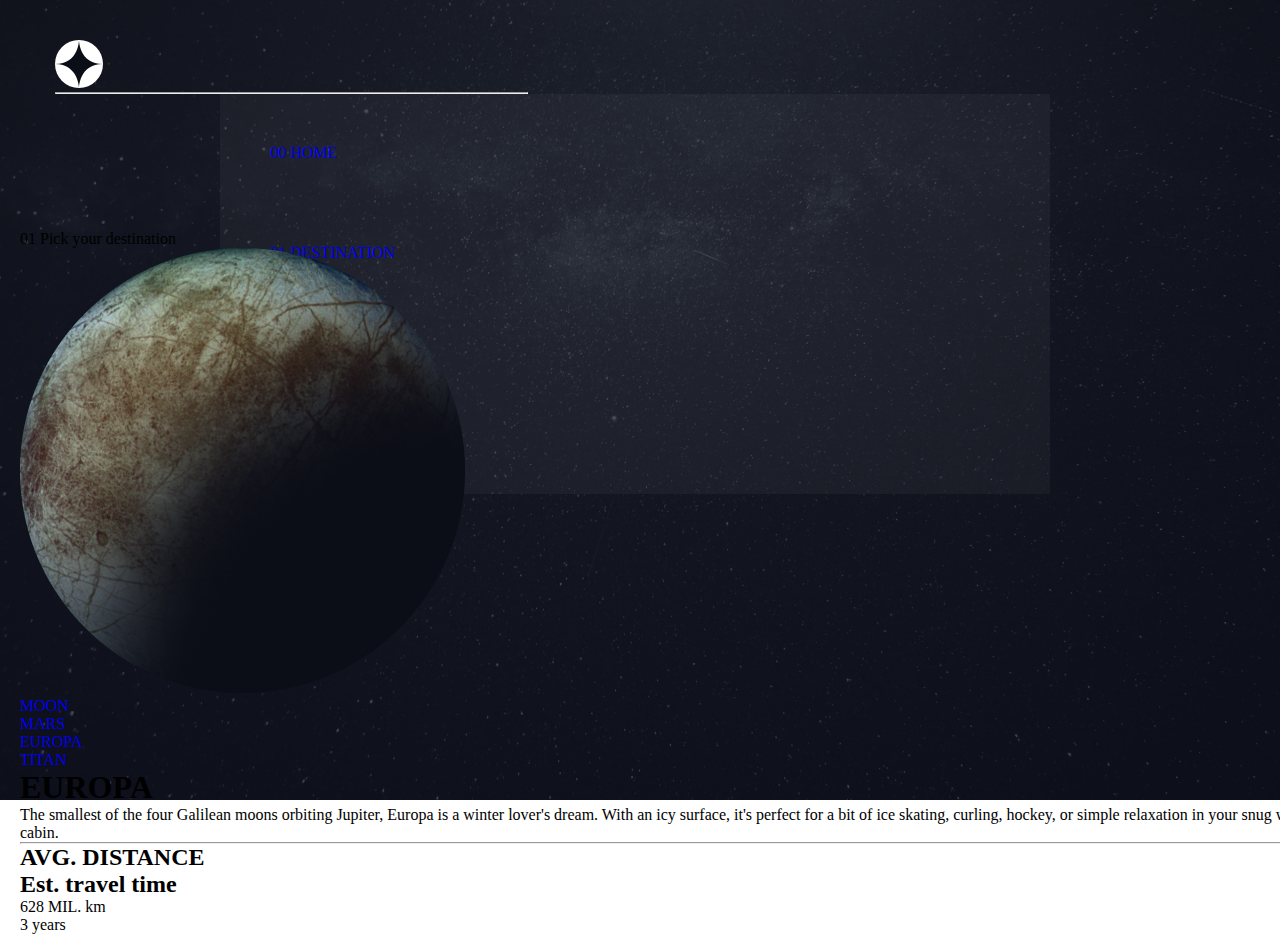
<file: europa.html>
<!DOCTYPE html>
<html lang="en">
<head>
    <meta charset="UTF-8">
    <meta name="viewport" content="width=device-width, initial-scale=1.0">
    <link rel="icon" href="./images/moon__ico.svg">
    <link rel="stylesheet" href="./css/main.css">
    <title>europa</title>
</head>
<body class="moon-body">
    <header class="moon-header">
        <div class="moon">
            <a href="#" class="moon__link">
                <img src="./images/moon-ico.svg" alt="moon-ico" class="moon__img" width="48" height="48">
            </a>
            <hr class="moon__hr">
            <ul class="moon__list">
                <li class="moon__item">
                    <a href="index.html" class="moon__header-link">00 HOME</a>
                </li>
                <li class="moon__item">
                    <a href="moon.html" class="moon__header-link">01 DESTINATION</a>
                </li>
                <li class="moon__item">
                    <a href="./commander.html" class="moon__header-link">02 CREW</a>
                </li>
                <li class="moon__item">
                    <a href="./launch.html" class="moon__header-link">03 TECHNOLOGY</a>
                </li>
            </ul>
        </div>
    </header>
    <main class="moon-main">
        <section class="moon-section">
            <div class="container">
                <div class="moon__1">
                    <div class="moon__wrapper">
                        <p class="moon__text"><span class="moon__hero-span">01</span> Pick your destination</p>
                        <img src="./images/europa.png" alt="europa" class="moon__hero-img" width="445" height="445">
                    </div>
                    <div class="moon__hero-wrapper">
                        <ul class="moon__hero-list">
                            <li class="moon__hero-item">
                                <a href="./moon.html" class="moon__hero-link">MOON</a>
                            </li>
                            <li class="moon__hero-item">
                                <a href="./mars.html" class="moon__hero-link">MARS</a>
                            </li>
                            <li class="moon__hero-item">
                                <a href="./europa.html" class="moon__hero-link">EUROPA</a>
                            </li>
                            <li class="moon__hero-item">
                                <a href="./titan.html" class="moon__hero-link">TITAN</a>
                            </li>
                        </ul>
                        <h1 class="moon__hero-title">EUROPA</h1>
                        <p class="moon__hero-text">The smallest of the four Galilean moons orbiting Jupiter, Europa is a winter lover's dream. With an icy surface, it's perfect for a bit of ice skating, curling, hockey, or simple relaxation in your snug wintery cabin.</p>
                        <hr>
                        <div class="hero__wrapper-buy">
                            <h2 class="hero__moon-title">AVG. DISTANCE</h2>
                            <h2 class="hero__moon-title">Est. travel time</h2>
                        </div>
                        <div class="hero__wrapper-moon">
                            <p class="hero__moon-buy">628 MIL. km</p>
                            <p class="hero__moon-buy">3 years</p>
                        </div>
                    </div>
                </div>
            </div>
        </section>
    </main>
    <footer class="site-footer">
        <div class="container">
            <div class="footer"></div>
        </div>
    </footer>
</body>
</html>
</file>
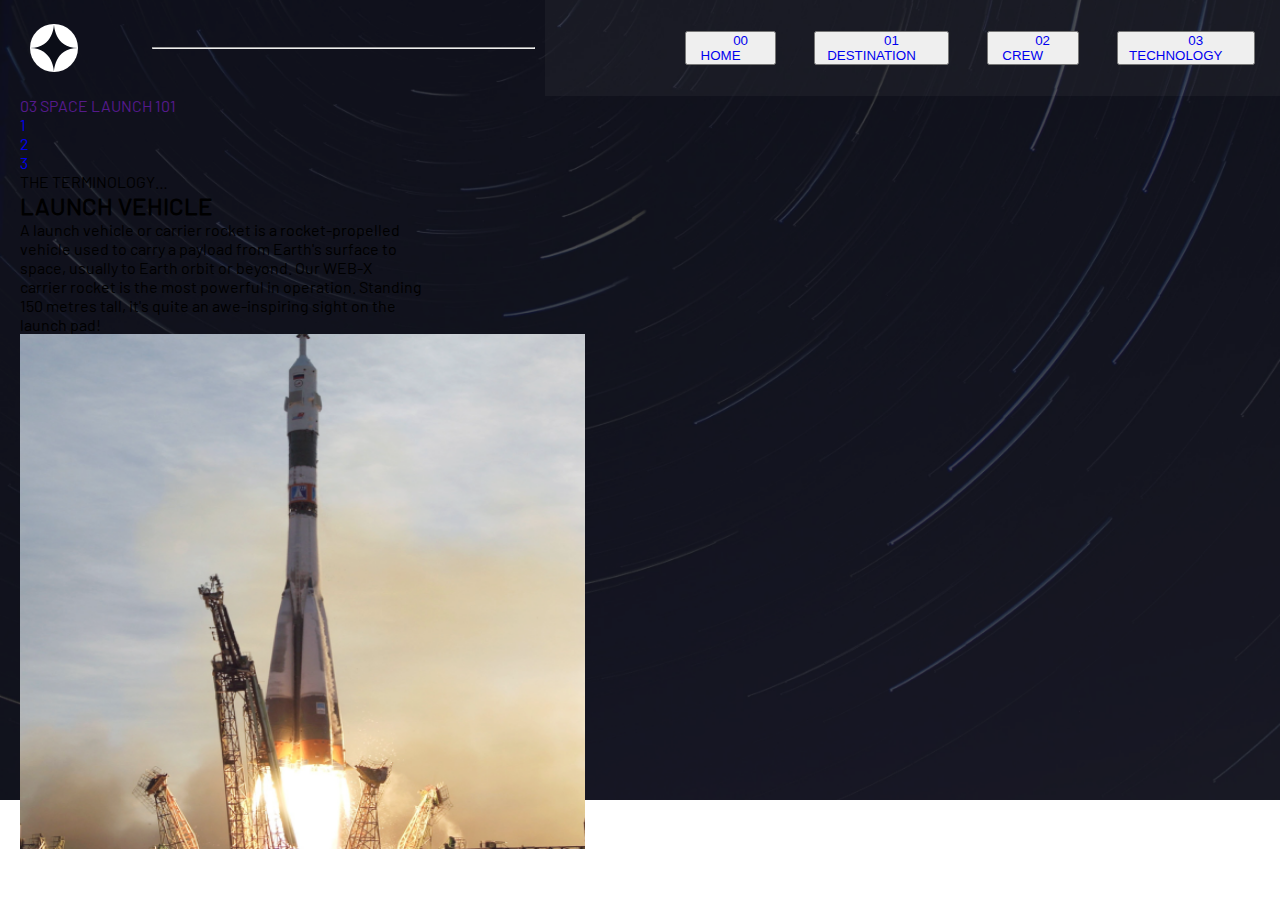
<file: launch.html>
<!DOCTYPE html>
<html lang="en">
<head>
    <meta charset="UTF-8">
    <meta name="viewport" content="width=device-width, initial-scale=1.0">
    <link rel="icon" href="./images/star.svg">
    <link rel="stylesheet" href="./css/main.css">
    <title>LAUNCH VEHICLE</title>
</head>
<body class="launch__body">
    <header class="launch__header">
        <div class="container">
             <div class="launch">
                <img class="launch__logo" src="./images/star.svg" alt="site-logo" width="48" height="48">
                <hr class="launch__border">
                <div class="launch__list-wrapper">
                    
                <ul class="launch_list">
                    <li class="launch__item">
                        <button><a href="#" class="launch__link"> 00  HOME</a></button>
                    </li>
                    <li class="launch__item">
                        <button><a href="#" class="launch__link"> 01  DESTINATION</a></button>
                    </li>
                    <li class="launch__item">
                        <button><a href="#" class="launch__link"> 02 CREW</a></button>
                    </li>
                    <li class="launch__item">
                        <button><a href="#" class="launch__link"> 03 TECHNOLOGY</a></button>
                    </li>
                </ul>
                </div>
             </div>
             <div class="launch__content-list">
                 <a class="launch__content-link" href="">03 </a>
                 <a class="launch__about-link" href="">SPACE LAUNCH 101</a>
             </div>
             <div class="launch_about">
                 <div class="launch__wrapper">
                    <div class="launch__button">
                       <div class="launch__btn"><a class="launch__button-link" href="#">1</a></div>
                    </div>
                    <div class="launch__button">
                        <div class="launch__btn"><a class="launch__button-link" href="#">2</a></div>
                     </div>
                     <div class="launch__button">
                        <div class="launch__btn"><a class="launch__button-link" href="#">3</a></div>
                     </div>
                 </div>
                 <div class="launch__text">
                    <p class="launch__text-wrapper">THE TERMINOLOGY…</p>
                    <h2 class="launch__text-subtitle">LAUNCH VEHICLE</h2>
                    <p class="launch__text-title">A launch vehicle or carrier rocket is a rocket-propelled <br> vehicle used to  carry a 
                        payload from Earth's surface to <br> space, usually to Earth orbit or beyond. Our WEB-X <br> carrier rocket 
                        is the most powerful in operation. Standing <br> 150 metres tall,
                         it's quite an awe-inspiring sight on the <br> launch pad!</p>
                 </div>
                 <div class="launch__img">
                    <img class="launch__image" src="./images/img.png" alt="Mask" width="565px" height="515px">
                 </div>
                 
             </div>
             
        </div>
        
    </header>
    <main class="launch-main">
        <section class="launch-section">
            <div class="container">
                <div class="hero"></div>
                
            </div>
        </section>
    </main>
    <footer class="launch-footer">
        <div class="container">
            <div class="footer"></div>
        </div>
    </footer>
</body>
</html>
</file>
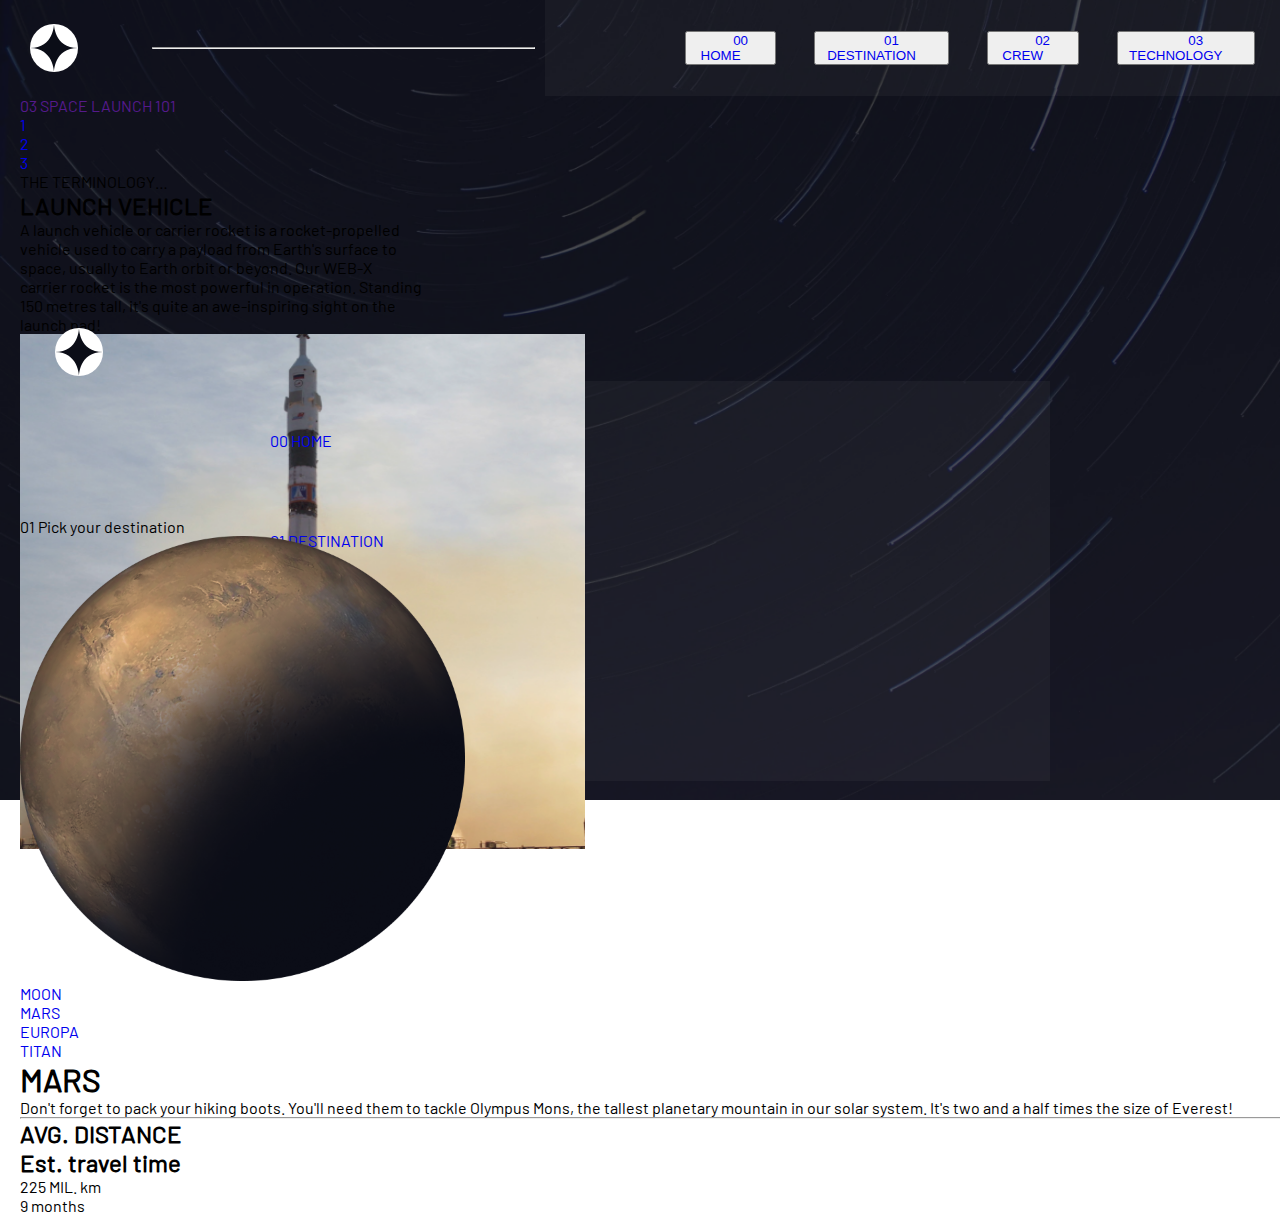
<file: mars.html>
<!DOCTYPE html>
<html lang="en">
<head>
    <meta charset="UTF-8">
    <meta name="viewport" content="width=device-width, initial-scale=1.0">

    <link rel="icon" href="./images/star.svg">
    <link rel="stylesheet" href="./css/main.css">
    <title>LAUNCH VEHICLE</title>
</head>
<body class="launch__body">
    <header class="launch__header">
        <div class="container">
             <div class="launch">
                <img class="launch__logo" src="./images/star.svg" alt="site-logo" width="48" height="48">
                <hr class="launch__border">
                <div class="launch__list-wrapper">
                    
                <ul class="launch_list">
                    <li class="launch__item">
                        <button><a href="#mars" class="launch__link"> 00  HOME</a></button>
                    </li>
                    <li class="launch__item">
                        <button><a href="#mars" class="launch__link"> 01  DESTINATION</a></button>
                    </li>
                    <li class="launch__item">
                        <button><a href="#mars" class="launch__link"> 02 CREW</a></button>
                    </li>
                    <li class="launch__item">
                        <button><a href="#mars" class="launch__link"> 03 TECHNOLOGY</a></button>
                    </li>
                </ul>
                </div>
             </div>
             <div class="launch__content-list">
                 <a class="launch__content-link" href="">03 </a>
                 <a class="launch__about-link" href="">SPACE LAUNCH 101</a>
             </div>
             <div class="launch_about">
                 <div class="launch__wrapper">
                    <div class="launch__button">
                       <div class="launch__btn"><a class="launch__button-link" href="#">1</a></div>
                    </div>
                    <div class="launch__button">
                        <div class="launch__btn"><a class="launch__button-link" href="#">2</a></div>
                     </div>
                     <div class="launch__button">
                        <div class="launch__btn"><a class="launch__button-link" href="#">3</a></div>
                     </div>
                 </div>
                 <div class="launch__text">
                    <p class="launch__text-wrapper">THE TERMINOLOGY…</p>
                    <h2 class="launch__text-subtitle">LAUNCH VEHICLE</h2>
                    <p class="launch__text-title">A launch vehicle or carrier rocket is a rocket-propelled <br> vehicle used to  carry a 
                        payload from Earth's surface to <br> space, usually to Earth orbit or beyond. Our WEB-X <br> carrier rocket 
                        is the most powerful in operation. Standing <br> 150 metres tall,
                         it's quite an awe-inspiring sight on the <br> launch pad!</p>
                 </div>
                 <div class="launch__img">
                    <img class="launch__image" src="./images/img.png" alt="Mask" width="565px" height="515px">
                 </div>
                 
             </div>
             
        </div>
        
    </header>
    <main class="launch-main">
        <section class="launch-section">
            <div class="container">
                <div class="hero"></div>
                
            </div>
        </section>
    </main>
    <footer class="launch-footer">
        <div class="container">
            <div class="footer"></div>
        </div>
    </footer>
    <link rel="icon" href="./images/moon__ico.svg">
    <link rel="stylesheet" href="./css/main.css">
    <title>mars</title>
</head>
<body class="moon-body">
    <header class="moon-header">
        <div class="moon">
            <a href="#" class="moon__link">
                <img src="./images/moon-ico.svg" alt="moon-ico" class="moon__img" width="48" height="48">
            </a>
            <hr class="moon__hr">
            <ul class="moon__list">
                <li class="moon__item">
                    <a href="index.html" class="moon__header-link">00 HOME</a>
                </li>
                <li class="moon__item">
                    <a href="moon.html" class="moon__header-link">01 DESTINATION</a>
                </li>
                <li class="moon__item">
                    <a href="./commander.html" class="moon__header-link">02 CREW</a>
                </li>
                <li class="moon__item">
                    <a href="./launch.html" class="moon__header-link">03 TECHNOLOGY</a>
                </li>
            </ul>
        </div>
    </header>
    <main class="moon-main">
        <section class="moon-section">
            <div class="container">
                <div class="moon__1">
                    <div class="moon__wrapper">
                        <p class="moon__text"><span class="moon__hero-span">01</span> Pick your destination</p>
                        <img src="./images/mars.png" alt="mars" class="moon__hero-img" width="445" height="445">
                    </div>
                    <div class="moon__hero-wrapper">
                        <ul class="moon__hero-list">
                            <li class="moon__hero-item">
                                <a href="./moon.html" class="moon__hero-link">MOON</a>
                            </li>
                            <li class="moon__hero-item">
                                <a href="./mars.html" class="moon__hero-link">MARS</a>
                            </li>
                            <li class="moon__hero-item">
                                <a href="./europa.html" class="moon__hero-link">EUROPA</a>
                            </li>
                            <li class="moon__hero-item">
                                <a href="./titan.html" class="moon__hero-link">TITAN</a>
                            </li>
                        </ul>
                        <h1 class="moon__hero-title">MARS</h1>
                        <p class="moon__hero-text">Don't forget to pack your hiking boots. You'll need them to tackle Olympus Mons, the tallest planetary mountain in our solar system. It's two and a half times the size of Everest!</p>
                        <hr>
                        <div class="hero__wrapper-buy">
                            <h2 class="hero__moon-title">AVG. DISTANCE</h2>
                            <h2 class="hero__moon-title">Est. travel time</h2>
                        </div>
                        <div class="hero__wrapper-moon">
                            <p class="hero__moon-buy">225 MIL. km</p>
                            <p class="hero__moon-buy">9 months</p>
                        </div>
                    </div>
                </div>
            </div>
        </section>
    </main>
</body>
</html>
</file>
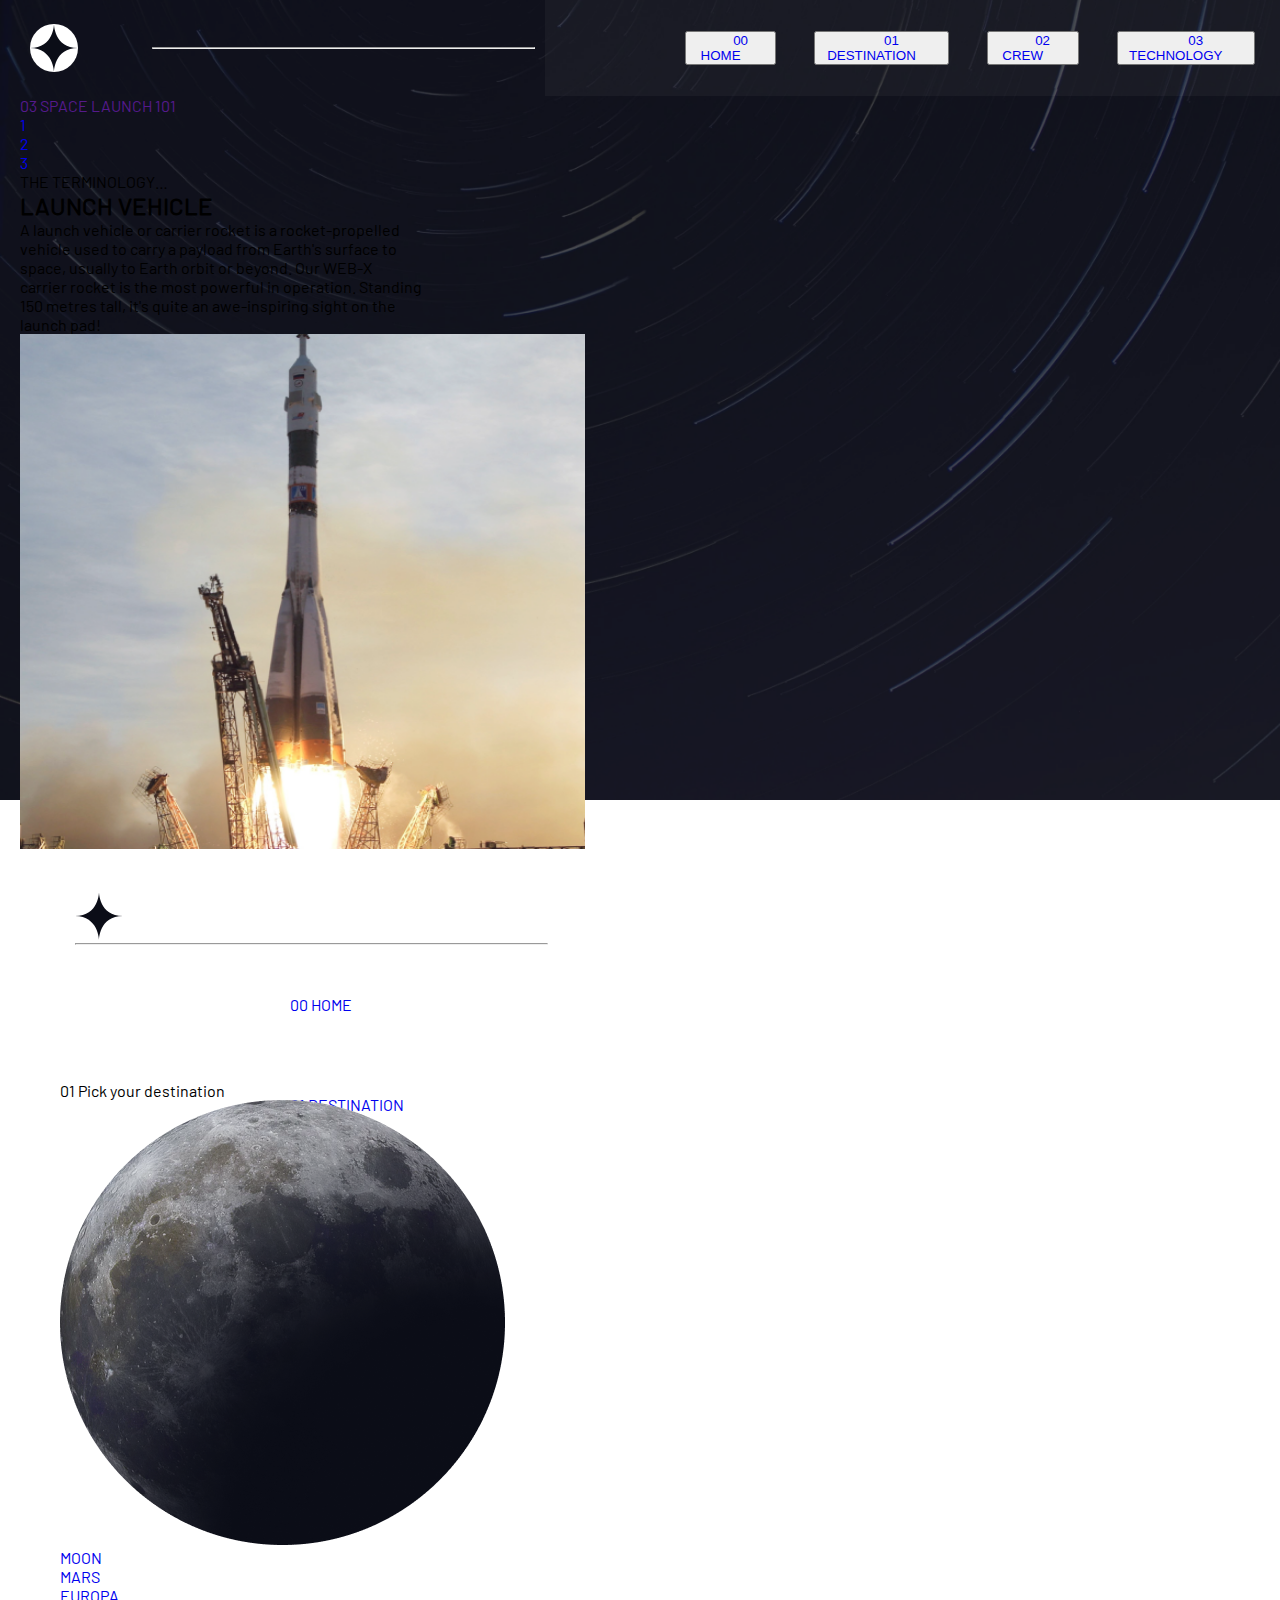
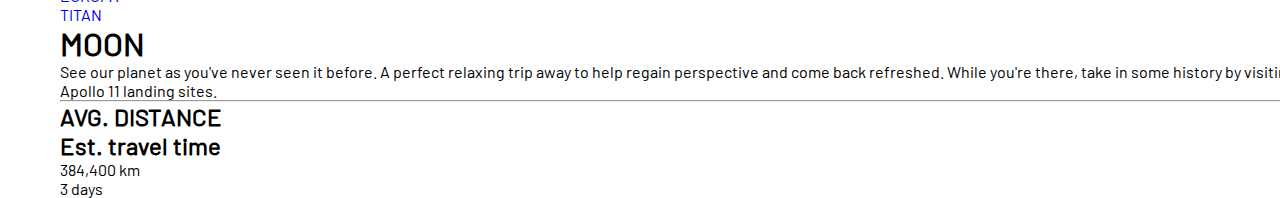
<file: moon.html>
<!DOCTYPE html>
<html lang="en">
<head>
    <meta charset="UTF-8">
    <meta name="viewport" content="width=device-width, initial-scale=1.0">
    <link rel="icon" href="./images/star.svg">
    <link rel="stylesheet" href="./css/main.css">
    <title>LAUNCH VEHICLE</title>
</head>
<body class="launch__body">
    <header class="launch__header">
        <div class="container">
             <div class="launch">
                <img class="launch__logo" src="./images/star.svg" alt="site-logo" width="48" height="48">
                <hr class="launch__border">
                <div class="launch__list-wrapper">
                    
                <ul class="launch_list">
                    <li class="launch__item">
                        <button><a href="#moon" class="launch__link"> 00  HOME</a></button>
                    </li>
                    <li class="launch__item">
                        <button><a href="#moon" class="launch__link"> 01  DESTINATION</a></button>
                    </li>
                    <li class="launch__item">
                        <button><a href="#moon" class="launch__link"> 02 CREW</a></button>
                    </li>
                    <li class="launch__item">
                        <button><a href="#moon" class="launch__link"> 03 TECHNOLOGY</a></button>
                    </li>
                </ul>
                </div>
             </div>
             <div class="launch__content-list">
                 <a class="launch__content-link" href="">03 </a>
                 <a class="launch__about-link" href="">SPACE LAUNCH 101</a>
             </div>
             <div class="launch_about">
                 <div class="launch__wrapper">
                    <div class="launch__button">
                       <div class="launch__btn"><a class="launch__button-link" href="#">1</a></div>
                    </div>
                    <div class="launch__button">
                        <div class="launch__btn"><a class="launch__button-link" href="#">2</a></div>
                     </div>
                     <div class="launch__button">
                        <div class="launch__btn"><a class="launch__button-link" href="#">3</a></div>
                     </div>
                 </div>
                 <div class="launch__text">
                    <p class="launch__text-wrapper">THE TERMINOLOGY…</p>
                    <h2 class="launch__text-subtitle">LAUNCH VEHICLE</h2>
                    <p class="launch__text-title">A launch vehicle or carrier rocket is a rocket-propelled <br> vehicle used to  carry a 
                        payload from Earth's surface to <br> space, usually to Earth orbit or beyond. Our WEB-X <br> carrier rocket 
                        is the most powerful in operation. Standing <br> 150 metres tall,
                         it's quite an awe-inspiring sight on the <br> launch pad!</p>
                 </div>
                 <div class="launch__img">
                    <img class="launch__image" src="./images/img.png" alt="Mask" width="565px" height="515px">
                 </div>
                 
             </div>
             
    <link rel="icon" href="./images/moon__ico.svg">
    <link rel="stylesheet" href="./css/main.css">
    <title>Moon</title>
</head>
<body class="moon-body">
    <header class="moon-header">
        <div class="moon">
            <a href="#" class="moon__link">
                <img src="./images/moon-ico.svg" alt="moon-ico" class="moon__img" width="48" height="48">
            </a>
            <hr class="moon__hr">
            <ul class="moon__list">
                <li class="moon__item">
                    <a href="index.html" class="moon__header-link">00 HOME</a>
                </li>
                <li class="moon__item">
                    <a href="moon.html" class="moon__header-link">01 DESTINATION</a>
                </li>
                <li class="moon__item">
                    <a href="./commander.html" class="moon__header-link">02 CREW</a>
                </li>
                <li class="moon__item">
                    <a href="./launch.html" class="moon__header-link">03 TECHNOLOGY</a>
                </li>
            </ul>
        </div>
        
    </header>
    <main class="launch-main">
        <section class="launch-section">
            <div class="container">
                <div class="hero"></div>
    <main class="moon-main">
        <section class="moon-section">
            <div class="container">
                <div class="moon__1">
                    <div class="moon__wrapper">
                        <p class="moon__text"><span class="moon__hero-span">01</span> Pick your destination</p>
                        <img src="./images/moon.png" alt="moon" class="moon__hero-img" width="445" height="445">
                    </div>
                    <div class="moon__hero-wrapper">
                        <ul class="moon__hero-list">
                            <li class="moon__hero-item">
                                <a href="./moon.html" class="moon__hero-link">MOON</a>
                            </li>
                            <li class="moon__hero-item">
                                <a href="./mars.html" class="moon__hero-link">MARS</a>
                            </li>
                            <li class="moon__hero-item">
                                <a href="europa.html" class="moon__hero-link">EUROPA</a>
                            </li>
                            <li class="moon__hero-item">
                                <a href="titan.html" class="moon__hero-link">TITAN</a>
                            </li>
                        </ul>
                        <h1 class="moon__hero-title">MOON</h1>
                        <p class="moon__hero-text">See our planet as you've never seen it before. A perfect relaxing trip away to help regain perspective and come back refreshed. While you're there, take in some history by visiting the Luna 2 and Apollo 11 landing sites.</p>
                        <hr>
                        <div class="hero__wrapper-buy">
                            <h2 class="hero__moon-title">AVG. DISTANCE</h2>
                            <h2 class="hero__moon-title">Est. travel time</h2>
                        </div>
                        <div class="hero__wrapper-moon">
                            <p class="hero__moon-buy">384,400 km</p>
                            <p class="hero__moon-buy">3 days</p>
                        </div>
                    </div>
                </div>
            </div>
        </section>
    </main>
    <footer class="launch-footer">
        <div class="container">
            <div class="footer"></div>
        </div>
    </footer>
</body>
</html>
</file>
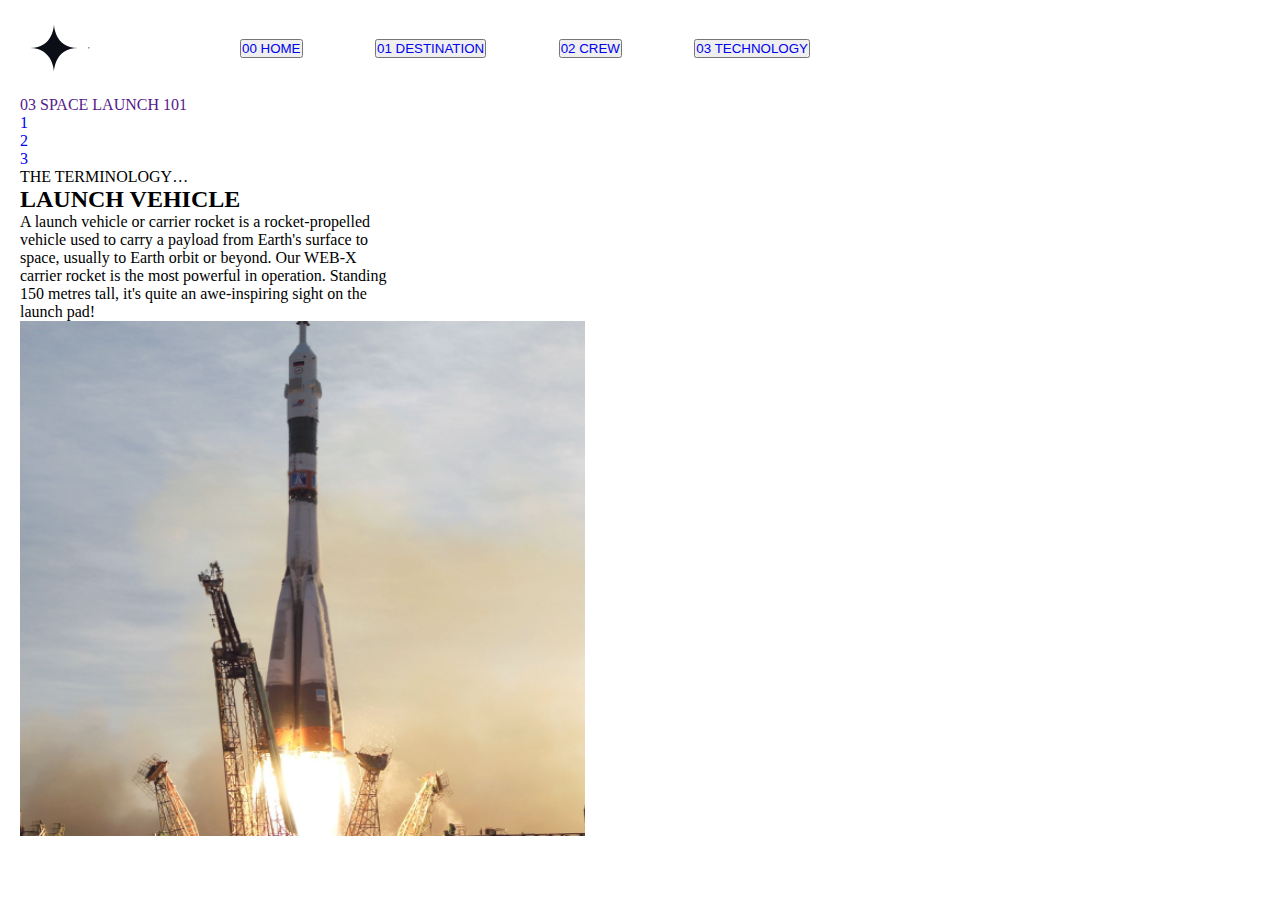
<file: titan.html>
<!DOCTYPE html>
<html lang="en">
<head>
    <meta charset="UTF-8">
    <meta name="viewport" content="width=device-width, initial-scale=1.0">
    <link rel="icon" href="./images/star.svg">
    <link rel="stylesheet" href="./css/main.css">
    <title>LAUNCH VEHICLE</title>
</head>
<body class="launchbody">
    <header class="launchheader">
        <div class="container">
             <div class="launch">
                <img class="launchlogo" src="./images/star.svg" alt="site-logo" width="48" height="48">
                <hr class="launchborder">
                <div class="launchlist-wrapper">
                    
                <ul class="launch_list">
                    <li class="launchitem">
                        <button><a href="#mars" class="launchlink"> 00  HOME</a></button>
                    </li>
                    <li class="launchitem">
                        <button><a href="#mars" class="launchlink"> 01  DESTINATION</a></button>
                    </li>
                    <li class="launchitem">
                        <button><a href="#mars" class="launchlink"> 02 CREW</a></button>
                    </li>
                    <li class="launchitem">
                        <button><a href="#mars" class="launchlink"> 03 TECHNOLOGY</a></button>
                    </li>
                </ul>
                </div>
             </div>
             <div class="launchcontent-list">
                 <a class="launchcontent-link" href="">03 </a>
                 <a class="launchabout-link" href="">SPACE LAUNCH 101</a>
             </div>
             <div class="launch_about">
                 <div class="launchwrapper">
                    <div class="launchbutton">
                       <div class="launchbtn"><a class="launchbutton-link" href="#">1</a></div>
                    </div>
                    <div class="launchbutton">
                        <div class="launchbtn"><a class="launchbutton-link" href="#">2</a></div>
                     </div>
                     <div class="launchbutton">
                        <div class="launchbtn"><a class="launchbutton-link" href="#">3</a></div>
                     </div>
                 </div>
                 <div class="launchtext">
                    <p class="launchtext-wrapper">THE TERMINOLOGY…</p>
                    <h2 class="launchtext-subtitle">LAUNCH VEHICLE</h2>
                    <p class="launchtext-title">A launch vehicle or carrier rocket is a rocket-propelled <br> vehicle used to  carry a 
                        payload from Earth's surface to <br> space, usually to Earth orbit or beyond. Our WEB-X <br> carrier rocket 
                        is the most powerful in operation. Standing <br> 150 metres tall,
                         it's quite an awe-inspiring sight on the <br> launch pad!</p>
                 </div>
                 <div class="launchimg">
                    <img class="launchimage" src="./images/img.png" alt="Mask" width="565px" height="515px">
                 </div>
                 
             </div>
             
        </div>
        
    </header>
    <main class="launch-main">
        <section class="launch-section">
            <div class="container">
                <div class="hero"></div>
                
            </div>
        </section>
    </main>
    <footer class="launch-footer">
        <div class="container">
            <div class="footer"></div>
        </div>
    </footer>
</body>
</html>
</file>
<file: css/main.css>
@font-face {
  font-display: swap;
  font-family: "Barlow Condensed";
  font-style: normal;
  font-weight: 400;
  src: url("../fonts/barlow-condensed-v12-latin-regular.woff2") format("woff2");
}
@font-face {
  font-display: swap;
  font-family: "Bellefair";
  font-style: normal;
  font-weight: 400;
  src: url("../fonts/bellefair-v14-latin-regular.woff2") format("woff2");
}
@font-face {
  font-display: swap;
  font-family: "Barlow";
  font-style: normal;
  font-weight: 400;
  src: url("../fonts/barlow-v12-latin-regular.woff2") format("woff2");
}
* {
  margin: 0;
  padding: 0;
  list-style: none;
  text-decoration: none;
  box-sizing: border-box;
}

body {
  font-family: "Barlow Condensed" "Bellefair" "Barlow" "sans-serif";
}


.space-body {
  background-image: url("../../images/space-bg.png");
  background-repeat: no-repeat;
  background-size: 100% 100%;
  font-family: "Barlow Condensed", sans-serif;
  font-family: "Bellefair" sans-serif;
  font-family: "Barlow", sans-serif;
}

@media (max-width: 768px) {
  .space-body {
    background-image: url(../../images/tablet-bg.png);
    background-repeat: no-repeat;
    background-size: 100% 100%;
    font-family: "Barlow Condensed", sans-serif;
    font-family: "Bellefair" sans-serif;
    font-family: "Barlow", sans-serif;
  }
}
@media (max-width: 375px) {
  .space-body {
    background-image: url(../images/space-mobile-bg.png);
    background-repeat: no-repeat;
    background-size: 100% 100%;
    font-family: "Barlow Condensed", sans-serif;
    font-family: "Bellefair" sans-serif;
    font-family: "Barlow", sans-serif;
  }
}
.visually-hidden {
  position: absolute;
  width: 1px;
  height: 1px;
  margin: -1px;
  border: 0;
  padding: 0;
  white-space: nowrap;
  -webkit-clip-path: inset(100%);
          clip-path: inset(100%);
  clip: rect(0 0 0 0);
  overflow: hidden;
}

.container {

  margin: 0 auto;
  padding: 0 20px;
  width: 1385px;
  height: 96px;
}

.launch__body {
  background-image: url(../../images/launch.png);
  background-repeat: no-repeat;
  background-size: 100%;
  font-family: "Barlow Condensed", sans-serif;
  font-family: "Bellefair" sans-serif;
  font-family: "Barlow", sans-serif;
}

.launch-header {
  padding: 40px 10px;
}

.launch__border {
  width: 473px;
  height: 1px;
  color: #4B4D55;
}

.launch {
  display: flex;
  gap: 10px;
  align-items: center;
  padding: 0px 10px;
  top: 40px;
  left: 55px;
  width: 1385px;
}

.launch__logo {
  margin-right: 64px;
}

.launch_list {
  display: flex;
  justify-content: space-between;
  align-items: center;
  gap: 38px;
  width: 850px;
  height: 96px;
  padding: 0px 140px;
  background-color: rgba(255, 255, 255, 0.0392156863);
}

.launch__list-wrapper {
  display: flex;
  gap: 75px;
}

.launch__link {

  max-width: 1100px;
  margin: 0 auto;
  padding: 0 20px;
}

.moon-body {
  background-image: url("../../images/moon-bg.png");
  background-repeat: no-repeat;
  background-size: 100%;
}

.moon-header {
  padding: 40px 0px;
  padding-left: 55px;
}

.moon {
.space-header {
  padding: 40px;
}

.space__border {
  width: 473px;
  height: 1px;
  color: white;
}

.space {

  display: flex;
  align-items: center;
  justify-content: space-between;
  gap: 0px;
}


.moon__hr {
  width: 473px;
  height: 1px;
  background-color: #FFFFFF;
}

.moon__list {
  width: 830px;
  height: 96px;
  padding: 0px 123px 0px 165px;

.space-logo {
  margin-right: 64px;
}

.space_list {

  display: flex;
  align-items: center;
  justify-content: space-between;
  gap: 48px;

  background: rgba(255, 255, 255, 0.0392156863);
}

.moon__item {
  background-color: rgba(255, 255, 255, 0.0392156863);
  width: 830px;
  height: 96px;
  padding: 50px;
}

.space__item {

  position: relative;
  overflow: hidden;
}


.moon__item::before {

.space__item::before {

  content: "";
  width: 50%;
  height: 3px;
  position: absolute;
  background-color: white;

  left: -100px;
  bottom: 0px;
  transition: all 0.3s linear;
}

.moon__item::after {

  left: -100%;
  bottom: 0;
  transition: all 0.3s linear;
}

.space__item::after {

  content: "";
  width: 50%;
  height: 3px;
  position: absolute;
  background-color: white;

  right: -100px;
  bottom: 0px;
  transition: all 0.3s linear;
}

.moon__item:hover::before {
  left: 0;
}

.moon__item:hover::after {
  right: 0;
}

.moon__item:active::before, .moon__item:active::after {

  right: -100%;
  bottom: 0;
  transition: all 0.3s linear;
}

.space__item:hover::before {
  left: 0;
}

.space__item:hover::after {
  right: 0;
}

.space__item:active::before, .space__item:active::after {

  width: 0;
  height: 0;
}

.moon__header-link {
  font-size: 16px;
  font-weight: 400;
  line-height: 19.2px;

.space__link {

  margin-bottom: 0px;
  font-size: 16px;
  font-weight: 400;
  color: white;

  line-height: 19, 2px;
  text-transform: uppercase;
}

.launch__content-list {
  padding: 93px 85px;
  display: flex;
  gap: 24px;
}

.launch__content-link {
  font-size: 28px;
  font-weight: 700;
  line-height: 33.6px;
  text-align: left;
  color: #4B4D55;
}

.launch__about-link {
  font-size: 28px;
  font-weight: 400;
  line-height: 33.6px;
  text-align: left;
  color: #FFFFFF;
  width: 305px;
}

.launch_about {
  display: flex;
  gap: 58px;
  align-items: center;
  width: 1385px;
  height: 300px;
}

.launch__btn {
  margin: auto;
  margin-top: 25px;
  width: 70px;
  height: 70px;
  padding: 14px;
  border-radius: 50%;
  border: 0.5px solid white;
  font-size: 32px;
  color: #ffffff;
  background-color: #12121D;
  text-transform: inherit;
}
.launch__btn:hover {
  color: #020202;
  background-color: #FFFFFF;
}

.launch__button-link {
  font-family: "Bellefair" sans-serif;
  color: #FFFFFF;
}
.launch__button-link:hover {
  color: #020202;
}

.launch__wrapper {
  padding: 0px 85px;
}

.launch__text {
  width: 470px;
  height: 303px;
  top: 383px;
  left: 325px;
  gap: 0px;
  opacity: 0px;
  padding: 20px 0px;
}

.launch__text-wrapper {
  font-family: "Barlow", sans-serif;
  font-size: 16px;
  font-weight: 400;
  line-height: 19.2px;
  text-align: left;
  color: #ffffff;
  padding: 10px 0px;
}

.launch__text-subtitle {
  font-family: "Barlow Condensed", sans-serif;
  font-size: 56px;
  font-weight: 400;
  line-height: 64.18px;
  text-align: left;
  color: #FFFFFF;
  padding: 5px 0px;
}

.launch__text-title {
  font-family: "Barlow", sans-serif;
  font-size: 18px;
  font-weight: 400;
  line-height: 32px;
  text-align: left;
  color: #FFFFFF;
  padding: 10px 0px;
}

.launch__image:hover {
  border-radius: 55%;
}

button {
  font-size: 18px;
  color: #e1e1e1;
  font-family: inherit;
  font-weight: 800;
  cursor: pointer;
  position: relative;
  border: none;
  background: none;
  text-transform: uppercase;
  transition-timing-function: cubic-bezier(0.25, 0.8, 0.25, 1);
  transition-duration: 400ms;
  transition-property: color;
}

button:focus,
button:hover {
  color: #fff;
}

button:focus:after,
button:hover:after {
  width: 100%;
  left: 0%;
}

button:after {
  content: "";
  pointer-events: none;
  bottom: -2px;
  left: 50%;
  position: absolute;
  width: 0%;
  height: 2px;
  background-color: #fff;
  transition-timing-function: cubic-bezier(0.25, 0.8, 0.25, 1);
  transition-duration: 400ms;
  transition-property: width, left;
}

@media (max-width: 768px) {
  .launch__body {
    background-image: url(../images/img3.png);
    width: 1065px;
    height: 710px;
    top: 0.33px;
    background-repeat: no-repeat;
    background-size: 100%;
    font-family: "Barlow Condensed", sans-serif;
    font-family: "Bellefair" sans-serif;
    font-family: "Barlow", sans-serif;
  }
  .launch__border {
    width: 1px;
  }
  .launch__list-wrapper {
    display: flex;
    align-items: center;
    justify-content: start;
    gap: 48px;
    flex-direction: column-reverse;
  }
  .launch_about {
    display: flex;
    align-items: center;
    justify-content: start;
    text-align: center;
  }
  .launch__wrapper {
    display: flex;
    align-items: center;
    justify-content: start;
    gap: 30px;
  }
  .launch__button {
    display: flex;
    align-items: center;
    justify-content: space-between;
    text-align: center;
  }
  .launch__text {
    text-align: center;
  }
  .launch__img {
    display: flex;
    align-items: center;
    width: 773px;
    height: 1194px;
  }
  .launch__image {
    display: flex;
    align-items: center;
    width: 1194px;
    height: 773px;
  }

  line-height: 19.2px;
  text-transform: uppercase;

  display: inline-block;
  overflow: hidden;
  position: relative;
  margin-bottom: 20px;

  color: white;
}

.moon-section {
  padding: 76px 0;
}

.moon__1 {
  display: flex;
  align-items: center;
  justify-content: start;
  gap: 206px;
}

.moon__text {
  font-family: Barlow Condense;
  margin-bottom: 64px;
  font-size: 28px;
  font-weight: 400;
  line-height: 33.6px;
  color: #FFFFFF;
}

.moon__hero-span {
  font-size: 28px;
  font-weight: 700;
  line-height: 33.6px;
  color: #FFFFFF;
  opacity: 25%;
}

.moon__hero-img {
  border: none;
}

.moon__hero-list {
  display: flex;
  align-items: center;
  justify-content: start;
  gap: 35px;
  margin-bottom: 52px;
}

.moon__hero-item {
  font-size: 16px;
  font-weight: 400;
  line-height: 19.2px;
}

.moon__hero-link {
  color: white;
}
.moon__hero-link:hover {
  color: orange;
}

.moon__hero-title {
  margin-bottom: 14px;
  font-size: 100px;
  font-weight: 400;
  line-height: 114.6px;
  color: #FFFFFF;
}

.moon__hero-text {
  margin-bottom: 54px;
  font-size: 18px;
  font-weight: 400;
  line-height: 32px;
  color: #D0D6F9;
}

.hero__wrapper-buy {
  display: flex;
  align-items: center;
  justify-content: start;
  gap: 110px;
}

.hero__moon-title {
  margin-top: 28px;
  font-size: 14px;
  font-weight: 400;
  line-height: 16.8px;
  color: #D0D6F9;
}

.hero__wrapper-moon {
  display: flex;
  align-items: center;
  justify-content: start;
  gap: 79px;
}

.hero__moon-buy {
  margin-top: 12px;
  font-size: 28px;
  font-weight: 400;
  line-height: 32.09px;
  color: #FFFFFF;

  font-family: "Barlow Condensed", sans-serif;
}

.space__menu-icon {
  display: none;
}

@media (max-width: 768px) {
  .space {
    display: flex;
    align-items: center;
    justify-content: space-between;
    gap: 0px;
  }
  .space__border {
    display: none;
  }
  .space_list {
    display: flex;
    align-items: center;
    justify-content: space-between;
    gap: 10px;
    background-color: rgba(255, 255, 255, 0.0392156863);
    width: 500px;
    height: 96px;
    padding: 0px;
  }
  .space__link {
    margin-bottom: 20px;
    font-size: 14px;
    font-weight: 400;
    color: white;
    line-height: 16.8px;
    text-transform: uppercase;
  }
  .space__menu-icon {
    display: none;
  }
}
@media (max-width: 375px) {
  .space {
    display: flex;
    align-items: center;
    justify-content: space-between;
    gap: 0px;
  }
  .space__menu-icon {
    display: block;
    border: none;
  }
  .space-logo {
    width: 40px;
    height: 40px;
  }
  .space_list {
    display: none;
  }
}
.space__hero {
  display: flex;
  align-items: center;
  justify-content: space-between;
  gap: 0px;
}

.space__border {
  width: 400px;
}

.space__hero-content-wrapper {
  width: 450px;
}

.space__subtext {
  margin-bottom: 0px;
  font-size: 28px;
  font-weight: 400;
  color: #D0D6F9;
  line-height: 33.6px;
  text-transform: uppercase;
  letter-spacing: 4.72px;
  font-family: "Barlow Condensed";
}

.space__hero-title {
  margin-bottom: 0px;
  font-size: 150px;
  font-weight: 400;
  color: white;
  line-height: 171.9px;
  text-transform: uppercase;
  font-family: "Bellefair", sans-serif;
}

.space__hero-text {
  margin-bottom: 0px;
  font-size: 18px;
  font-weight: 400;
  color: #D0D6F9;
  line-height: 32px;
  text-transform: inherit;
}

.space__btn {
  margin-top: 150px;
  margin-bottom: 131px;
  font-family: "Bellefair", sans-serif;
  height: 274px;
  display: inline-block;
  transition: all 0.3s linear;
  width: 274px;
  padding: 62px 0;
  background-color: white;
  border-radius: 50%;
  border: 1px solid transparent;
  font-size: 32px;
  font-weight: 400;
  line-height: 36.37px;
  color: black;
  cursor: pointer;
  text-transform: uppercase;
}
.space__btn:hover {
  background-color: transparent;
  color: white;
  border-color: white;
}

@media (max-width: 768px) {
  .space__hero {
    display: flex;
    align-items: center;
    justify-content: space-between;
    gap: 156px;
    flex-direction: column;
  }
  .space__subtext {
    margin-bottom: 0px;
    font-size: 20px;
    font-weight: 400;
    color: #D0D6F9;
    line-height: 24px;
    text-transform: uppercase;
    letter-spacing: 3.38px;
    font-family: "Barlow Condensed";
  }
  .space__hero-title {
    margin-bottom: 0px;
    font-size: 150px;
    font-weight: 400;
    color: white;
    line-height: 150px;
    text-transform: uppercase;
    font-family: "Bellefair", sans-serif;
  }
  .space__hero-text {
    margin-bottom: 0px;
    font-size: 16px;
    font-weight: 400;
    color: #D0D6F9;
    line-height: 28px;
    text-transform: inherit;
  }
  .space__btn {
    width: 242px;
    height: 242px;
    letter-spacing: 2px;
    margin-bottom: 90px;
  }
  .space__hero-content-wrapper {
    width: 450px;
    text-align: center;
  }
}
@media (max-width: 375px) {
  .space__hero {
    display: flex;
    align-items: center;
    justify-content: start;
    gap: 0px;
    flex-direction: column;
  }
  .space__hero-content-wrapper {
    width: 327px;
    text-align: center;
    gap: 16px;
  }
  .space__subtext {
    margin-bottom: 0px;
    font-size: 16px;
    font-weight: 400;
    color: #D0D6F9;
    line-height: 19.2px;
    text-transform: uppercase;
    letter-spacing: 3.38px;
    font-family: "Barlow Condensed";
  }
  .space__hero-title {
    margin-bottom: 0px;
    font-size: 80px;
    font-weight: 400;
    color: white;
    line-height: 100px;
    text-transform: uppercase;
    font-family: "Bellefair", sans-serif;
  }
  .space__hero-text {
    margin-bottom: 0px;
    font-size: 15px;
    font-weight: 400;
    color: #D0D6F9;
    line-height: 25px;
    text-transform: inherit;
  }
  .space__btn {
    height: 150px;
    width: 150px;
    padding: 25px 0;
    background-color: white;
    border-radius: 50%;
    border: 1px solid transparent;
    font-size: 20px;
    font-weight: 400;
    line-height: 22.92px;
    color: black;
    cursor: pointer;
    text-transform: uppercase;
    letter-spacing: 1.25px;
    margin-bottom: 48px;
  }


}/*# sourceMappingURL=main.css.map */
</file>
